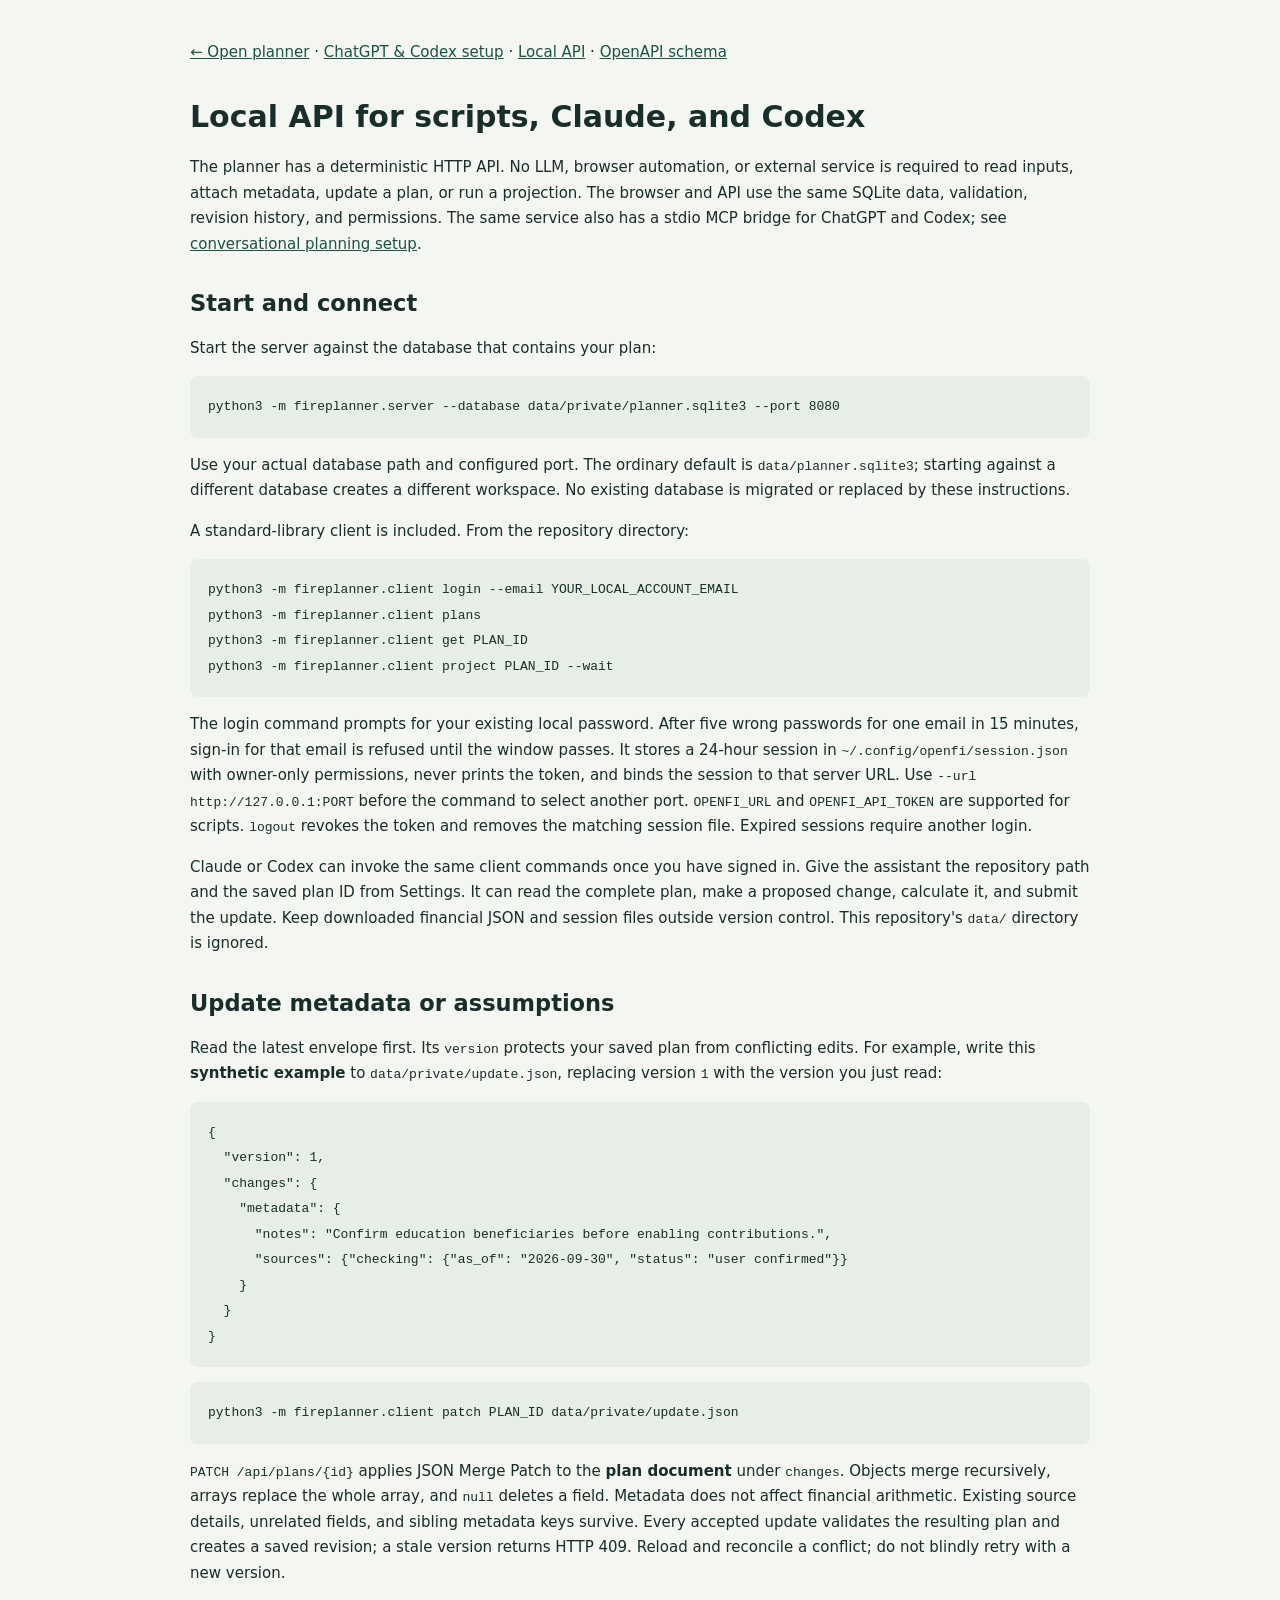
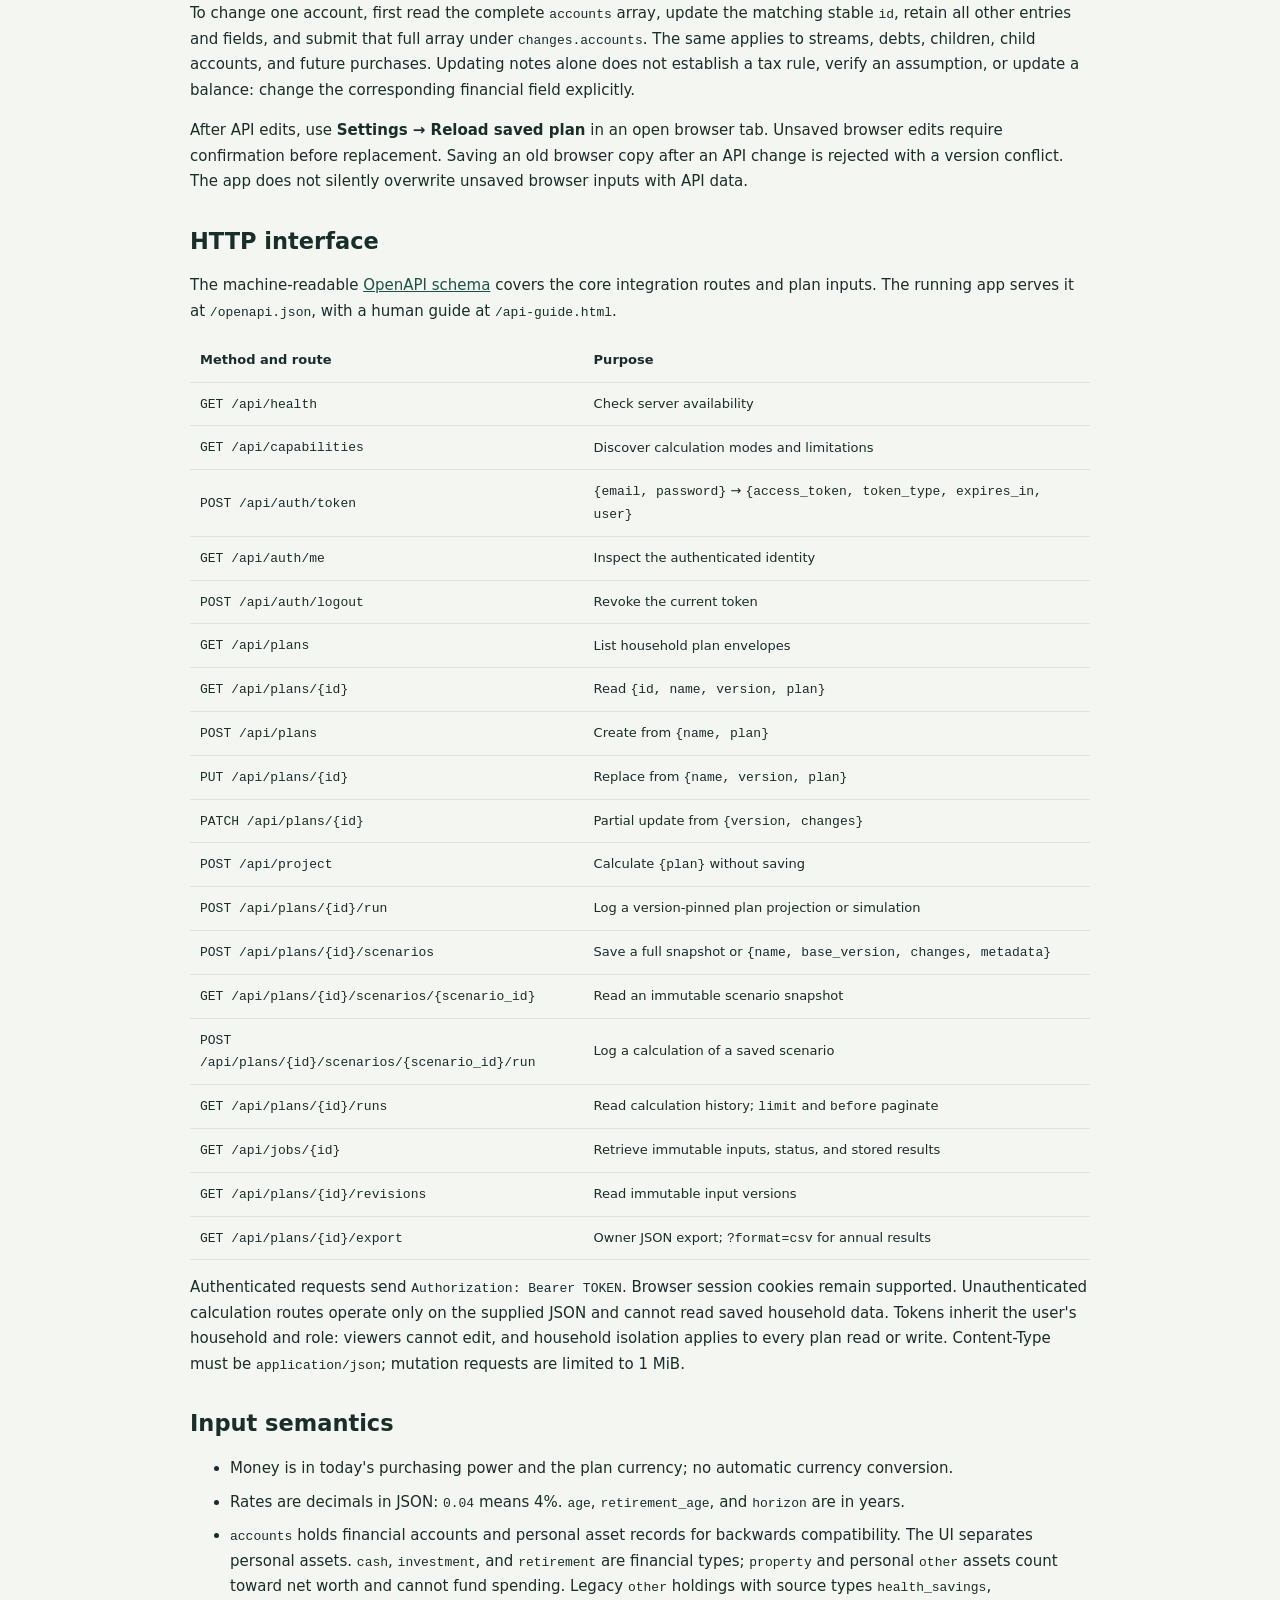
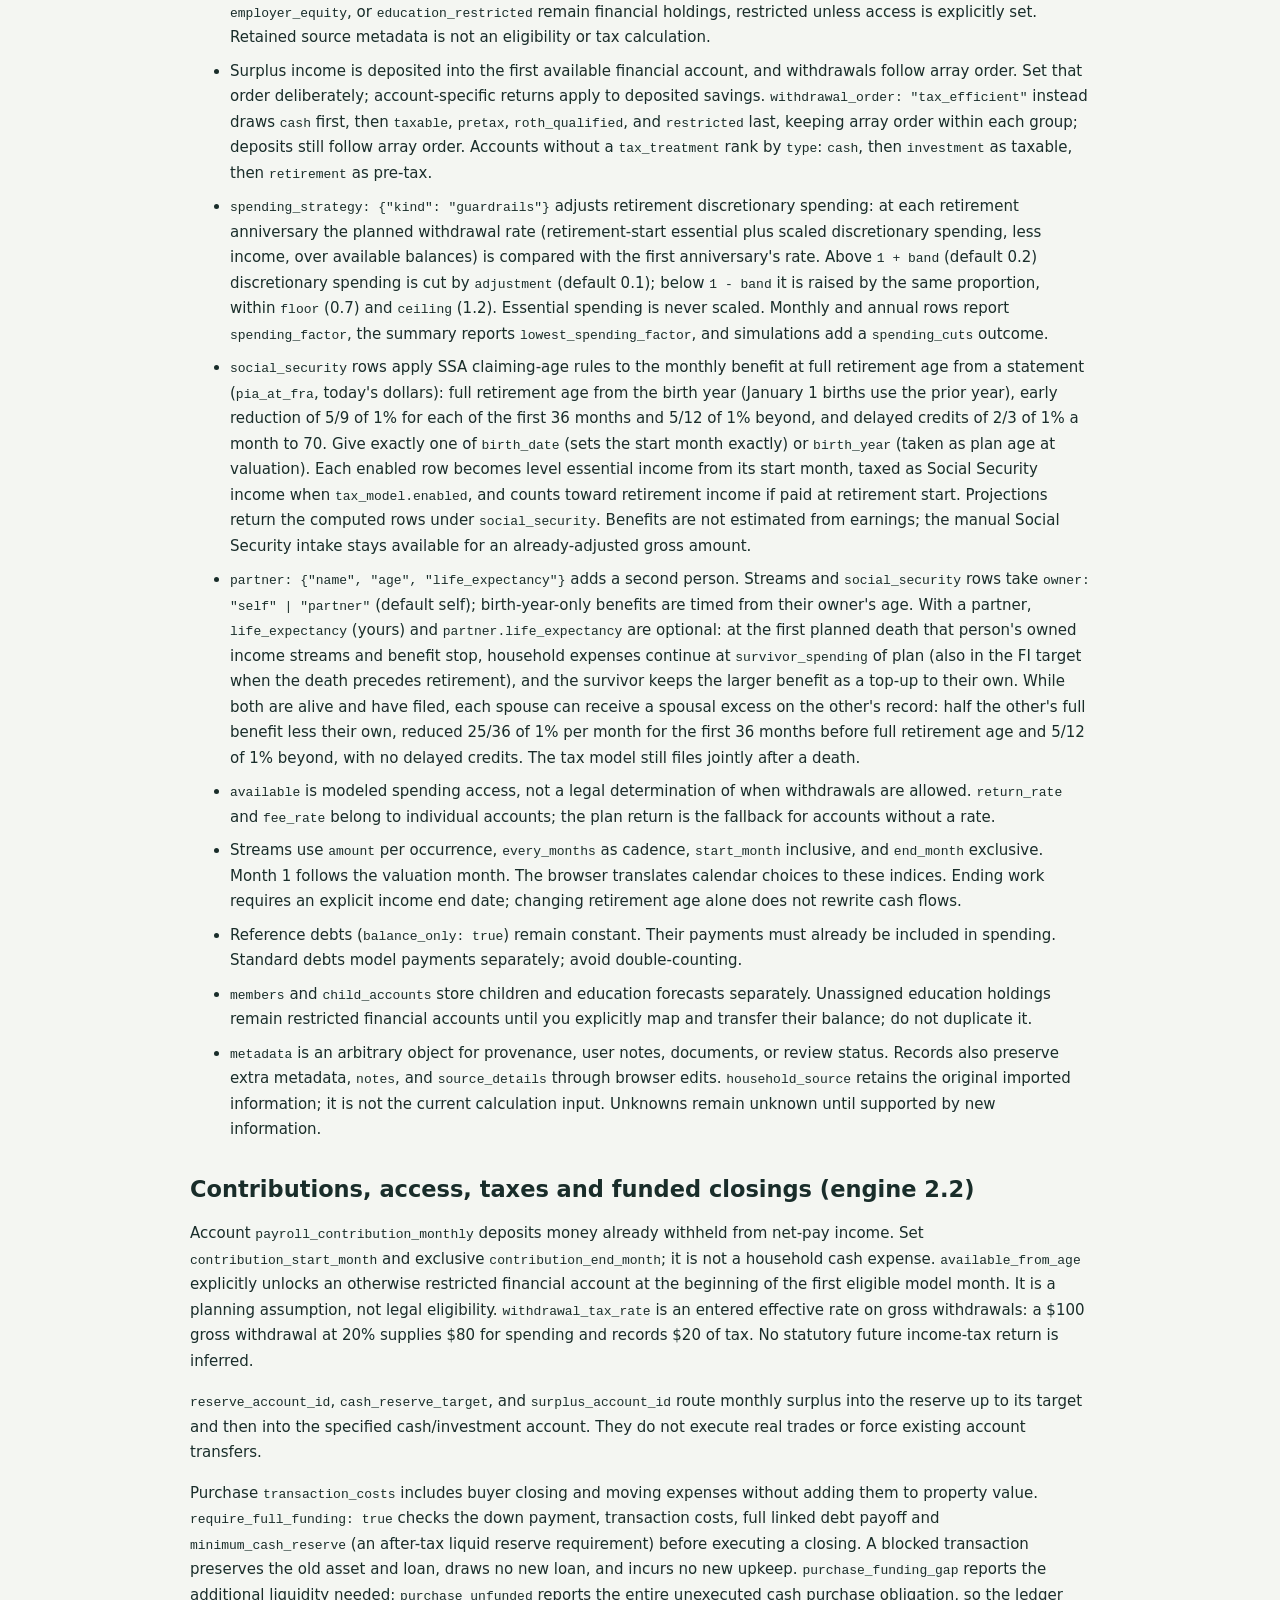
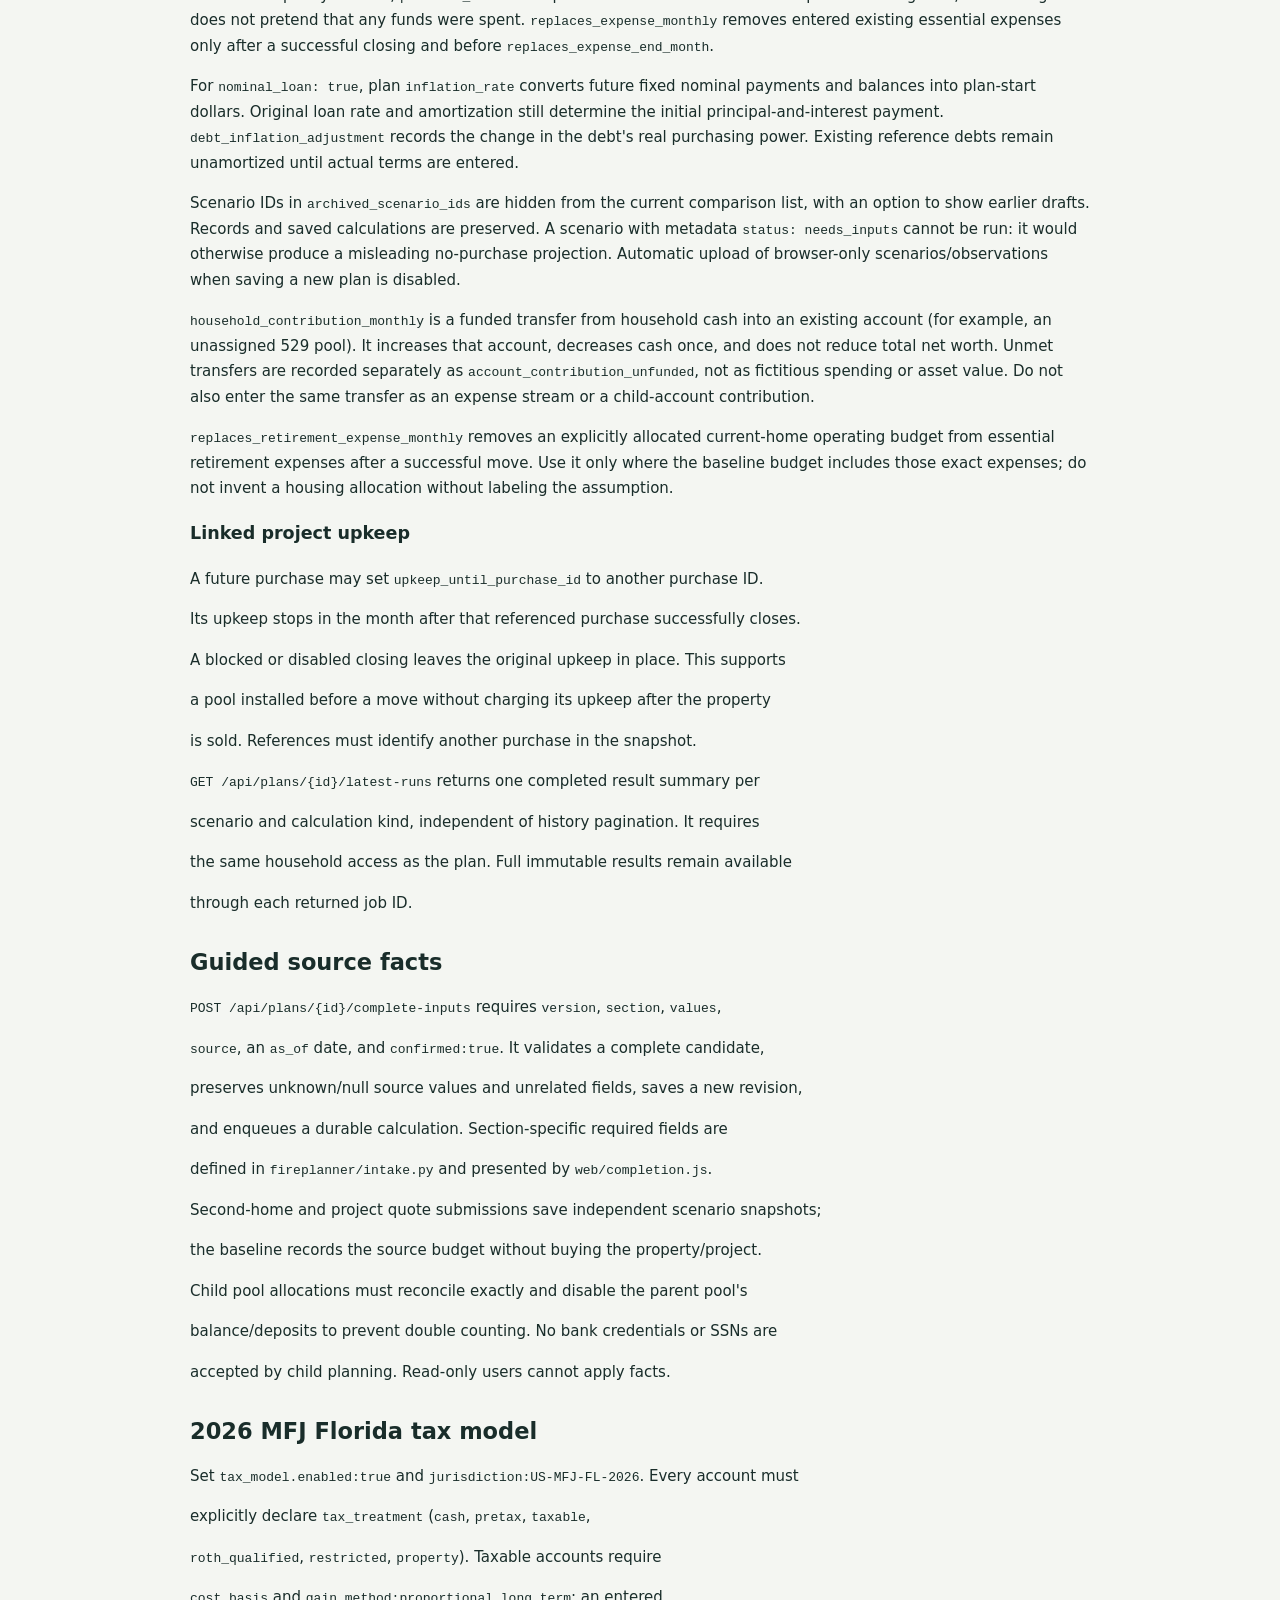
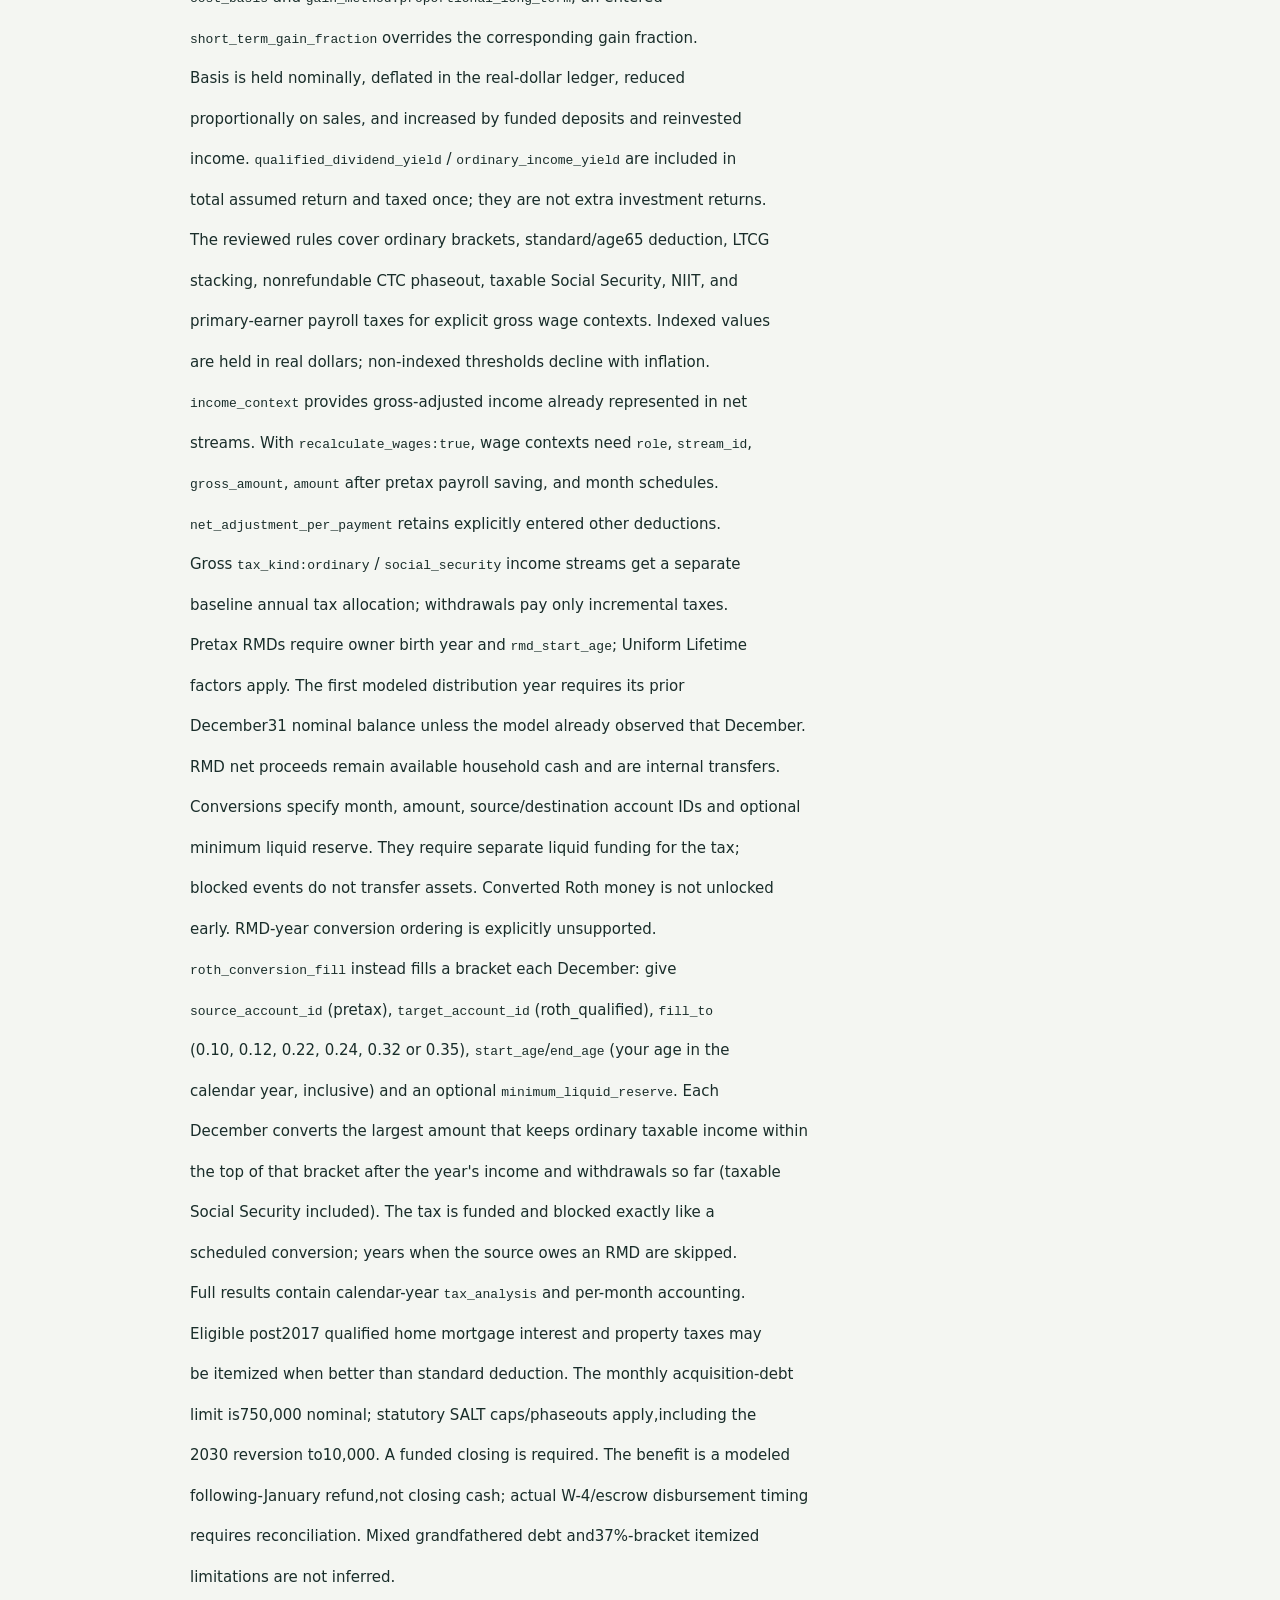
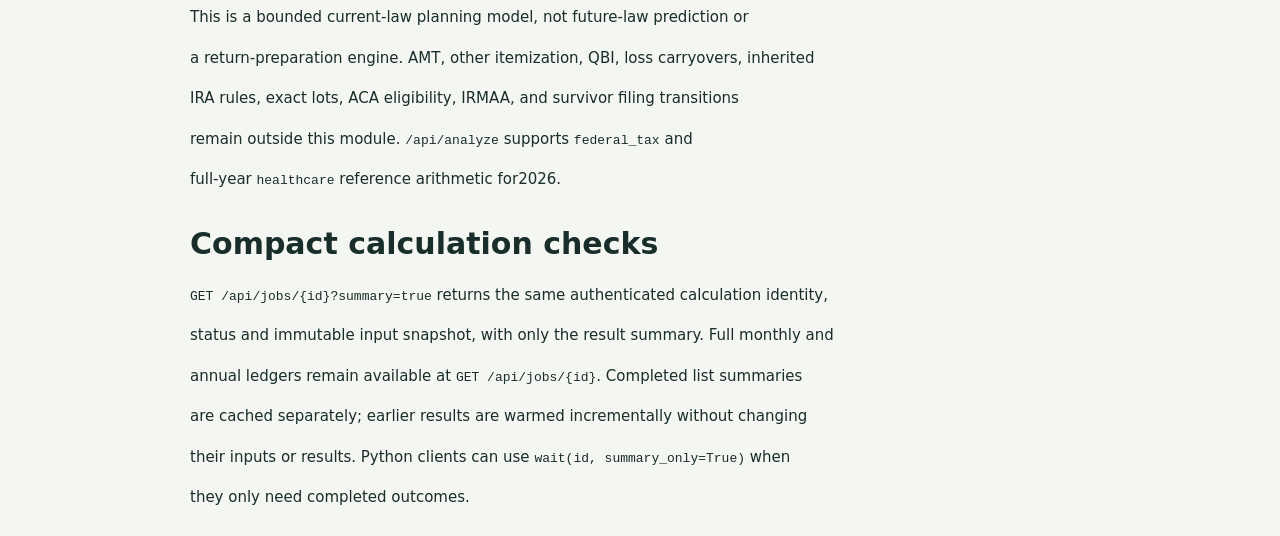
<file: web/api-guide.html>
<!doctype html><html lang="en"><head><meta charset="utf-8"><meta name="viewport" content="width=device-width,initial-scale=1"><title>Open FI · Assistant tools</title><style>body{max-width:900px;margin:40px auto;padding:0 22px;font:15px/1.7 system-ui;color:#192d2a;background:#f4f6f2}h1,h2{line-height:1.25;margin-top:32px}pre{background:#e6eee5;padding:18px;border-radius:8px;overflow:auto}code{font:13px/1.6 ui-monospace,monospace}a{color:#1e5147}.table-scroll{overflow:auto}table{border-collapse:collapse;width:100%;font-size:13px}td,th{padding:10px;border-bottom:1px solid #dce4dd;text-align:left}li{margin-bottom:8px}blockquote{border-left:3px solid #2e7765;padding-left:18px;margin-left:0}</style></head><body><a href="/">← Open planner</a> · <a href="/assistant-guide.html">ChatGPT &amp; Codex setup</a> · <a href="/api-guide.html">Local API</a> · <a href="/openapi.json">OpenAPI schema</a><h1>Local API for scripts, Claude, and Codex</h1><p>The planner has a deterministic HTTP API. No LLM, browser automation, or external service is required to read inputs, attach metadata, update a plan, or run a projection. The browser and API use the same SQLite data, validation, revision history, and permissions. The same service also has a stdio MCP bridge for ChatGPT and Codex; see <a href="/assistant-guide.html">conversational planning setup</a>.</p><h2>Start and connect</h2><p>Start the server against the database that contains your plan:</p><pre><code>python3 -m fireplanner.server --database data/private/planner.sqlite3 --port 8080</code></pre><p>Use your actual database path and configured port. The ordinary default is <code>data/planner.sqlite3</code>; starting against a different database creates a different workspace. No existing database is migrated or replaced by these instructions.</p><p>A standard-library client is included. From the repository directory:</p><pre><code>python3 -m fireplanner.client login --email YOUR_LOCAL_ACCOUNT_EMAIL
python3 -m fireplanner.client plans
python3 -m fireplanner.client get PLAN_ID
python3 -m fireplanner.client project PLAN_ID --wait</code></pre><p>The login command prompts for your existing local password. After five wrong passwords for one email in 15 minutes, sign-in for that email is refused until the window passes. It stores a 24-hour session in <code>~/.config/openfi/session.json</code> with owner-only permissions, never prints the token, and binds the session to that server URL. Use <code>--url http://127.0.0.1:PORT</code> before the command to select another port. <code>OPENFI_URL</code> and <code>OPENFI_API_TOKEN</code> are supported for scripts. <code>logout</code> revokes the token and removes the matching session file. Expired sessions require another login.</p><p>Claude or Codex can invoke the same client commands once you have signed in. Give the assistant the repository path and the saved plan ID from Settings. It can read the complete plan, make a proposed change, calculate it, and submit the update. Keep downloaded financial JSON and session files outside version control. This repository&#x27;s <code>data/</code> directory is ignored.</p><h2>Update metadata or assumptions</h2><p>Read the latest envelope first. Its <code>version</code> protects your saved plan from conflicting edits. For example, write this <strong>synthetic example</strong> to <code>data/private/update.json</code>, replacing version <code>1</code> with the version you just read:</p><pre><code>{
  &quot;version&quot;: 1,
  &quot;changes&quot;: {
    &quot;metadata&quot;: {
      &quot;notes&quot;: &quot;Confirm education beneficiaries before enabling contributions.&quot;,
      &quot;sources&quot;: {&quot;checking&quot;: {&quot;as_of&quot;: &quot;2026-09-30&quot;, &quot;status&quot;: &quot;user confirmed&quot;}}
    }
  }
}</code></pre><pre><code>python3 -m fireplanner.client patch PLAN_ID data/private/update.json</code></pre><p><code>PATCH /api/plans/{id}</code> applies JSON Merge Patch to the <strong>plan document</strong> under <code>changes</code>. Objects merge recursively, arrays replace the whole array, and <code>null</code> deletes a field. Metadata does not affect financial arithmetic. Existing source details, unrelated fields, and sibling metadata keys survive. Every accepted update validates the resulting plan and creates a saved revision; a stale version returns HTTP 409. Reload and reconcile a conflict; do not blindly retry with a new version.</p><p>To change one account, first read the complete <code>accounts</code> array, update the matching stable <code>id</code>, retain all other entries and fields, and submit that full array under <code>changes.accounts</code>. The same applies to streams, debts, children, child accounts, and future purchases. Updating notes alone does not establish a tax rule, verify an assumption, or update a balance: change the corresponding financial field explicitly.</p><p>After API edits, use <strong>Settings → Reload saved plan</strong> in an open browser tab. Unsaved browser edits require confirmation before replacement. Saving an old browser copy after an API change is rejected with a version conflict. The app does not silently overwrite unsaved browser inputs with API data.</p><h2>HTTP interface</h2><p>The machine-readable <a href="/openapi.json">OpenAPI schema</a> covers the core integration routes and plan inputs. The running app serves it at <code>/openapi.json</code>, with a human guide at <code>/api-guide.html</code>.</p><div class="table-scroll"><table><tr><th>Method and route</th><th>Purpose</th></tr><tr><td><code>GET /api/health</code></td><td>Check server availability</td></tr><tr><td><code>GET /api/capabilities</code></td><td>Discover calculation modes and limitations</td></tr><tr><td><code>POST /api/auth/token</code></td><td><code>{email, password}</code> → <code>{access_token, token_type, expires_in, user}</code></td></tr><tr><td><code>GET /api/auth/me</code></td><td>Inspect the authenticated identity</td></tr><tr><td><code>POST /api/auth/logout</code></td><td>Revoke the current token</td></tr><tr><td><code>GET /api/plans</code></td><td>List household plan envelopes</td></tr><tr><td><code>GET /api/plans/{id}</code></td><td>Read <code>{id, name, version, plan}</code></td></tr><tr><td><code>POST /api/plans</code></td><td>Create from <code>{name, plan}</code></td></tr><tr><td><code>PUT /api/plans/{id}</code></td><td>Replace from <code>{name, version, plan}</code></td></tr><tr><td><code>PATCH /api/plans/{id}</code></td><td>Partial update from <code>{version, changes}</code></td></tr><tr><td><code>POST /api/project</code></td><td>Calculate <code>{plan}</code> without saving</td></tr><tr><td><code>POST /api/plans/{id}/run</code></td><td>Log a version-pinned plan projection or simulation</td></tr><tr><td><code>POST /api/plans/{id}/scenarios</code></td><td>Save a full snapshot or <code>{name, base_version, changes, metadata}</code></td></tr><tr><td><code>GET /api/plans/{id}/scenarios/{scenario_id}</code></td><td>Read an immutable scenario snapshot</td></tr><tr><td><code>POST /api/plans/{id}/scenarios/{scenario_id}/run</code></td><td>Log a calculation of a saved scenario</td></tr><tr><td><code>GET /api/plans/{id}/runs</code></td><td>Read calculation history; <code>limit</code> and <code>before</code> paginate</td></tr><tr><td><code>GET /api/jobs/{id}</code></td><td>Retrieve immutable inputs, status, and stored results</td></tr><tr><td><code>GET /api/plans/{id}/revisions</code></td><td>Read immutable input versions</td></tr><tr><td><code>GET /api/plans/{id}/export</code></td><td>Owner JSON export; <code>?format=csv</code> for annual results</td></tr></table></div><p>Authenticated requests send <code>Authorization: Bearer TOKEN</code>. Browser session cookies remain supported. Unauthenticated calculation routes operate only on the supplied JSON and cannot read saved household data. Tokens inherit the user&#x27;s household and role: viewers cannot edit, and household isolation applies to every plan read or write. Content-Type must be <code>application/json</code>; mutation requests are limited to 1 MiB.</p><h2>Input semantics</h2><ul><li>Money is in today&#x27;s purchasing power and the plan currency; no automatic currency conversion.</li><li>Rates are decimals in JSON: <code>0.04</code> means 4%. <code>age</code>, <code>retirement_age</code>, and <code>horizon</code> are in years.</li><li><code>accounts</code> holds financial accounts and personal asset records for backwards compatibility. The UI separates personal assets. <code>cash</code>, <code>investment</code>, and <code>retirement</code> are financial types; <code>property</code> and personal <code>other</code> assets count toward net worth and cannot fund spending. Legacy <code>other</code> holdings with source types <code>health_savings</code>, <code>employer_equity</code>, or <code>education_restricted</code> remain financial holdings, restricted unless access is explicitly set. Retained source metadata is not an eligibility or tax calculation.</li><li>Surplus income is deposited into the first available financial account, and withdrawals follow array order. Set that order deliberately; account-specific returns apply to deposited savings. <code>withdrawal_order: &quot;tax_efficient&quot;</code> instead draws <code>cash</code> first, then <code>taxable</code>, <code>pretax</code>, <code>roth_qualified</code>, and <code>restricted</code> last, keeping array order within each group; deposits still follow array order. Accounts without a <code>tax_treatment</code> rank by <code>type</code>: <code>cash</code>, then <code>investment</code> as taxable, then <code>retirement</code> as pre-tax.</li><li><code>spending_strategy: {&quot;kind&quot;: &quot;guardrails&quot;}</code> adjusts retirement discretionary spending: at each retirement anniversary the planned withdrawal rate (retirement-start essential plus scaled discretionary spending, less income, over available balances) is compared with the first anniversary&#x27;s rate. Above <code>1 + band</code> (default 0.2) discretionary spending is cut by <code>adjustment</code> (default 0.1); below <code>1 - band</code> it is raised by the same proportion, within <code>floor</code> (0.7) and <code>ceiling</code> (1.2). Essential spending is never scaled. Monthly and annual rows report <code>spending_factor</code>, the summary reports <code>lowest_spending_factor</code>, and simulations add a <code>spending_cuts</code> outcome.</li><li><code>social_security</code> rows apply SSA claiming-age rules to the monthly benefit at full retirement age from a statement (<code>pia_at_fra</code>, today&#x27;s dollars): full retirement age from the birth year (January 1 births use the prior year), early reduction of 5/9 of 1% for each of the first 36 months and 5/12 of 1% beyond, and delayed credits of 2/3 of 1% a month to 70. Give exactly one of <code>birth_date</code> (sets the start month exactly) or <code>birth_year</code> (taken as plan age at valuation). Each enabled row becomes level essential income from its start month, taxed as Social Security income when <code>tax_model.enabled</code>, and counts toward retirement income if paid at retirement start. Projections return the computed rows under <code>social_security</code>. Benefits are not estimated from earnings; the manual Social Security intake stays available for an already-adjusted gross amount.</li><li><code>partner: {&quot;name&quot;, &quot;age&quot;, &quot;life_expectancy&quot;}</code> adds a second person. Streams and <code>social_security</code> rows take <code>owner: &quot;self&quot; | &quot;partner&quot;</code> (default self); birth-year-only benefits are timed from their owner&#x27;s age. With a partner, <code>life_expectancy</code> (yours) and <code>partner.life_expectancy</code> are optional: at the first planned death that person&#x27;s owned income streams and benefit stop, household expenses continue at <code>survivor_spending</code> of plan (also in the FI target when the death precedes retirement), and the survivor keeps the larger benefit as a top-up to their own. While both are alive and have filed, each spouse can receive a spousal excess on the other&#x27;s record: half the other&#x27;s full benefit less their own, reduced 25/36 of 1% per month for the first 36 months before full retirement age and 5/12 of 1% beyond, with no delayed credits. The tax model still files jointly after a death.</li><li><code>available</code> is modeled spending access, not a legal determination of when withdrawals are allowed. <code>return_rate</code> and <code>fee_rate</code> belong to individual accounts; the plan return is the fallback for accounts without a rate.</li><li>Streams use <code>amount</code> per occurrence, <code>every_months</code> as cadence, <code>start_month</code> inclusive, and <code>end_month</code> exclusive. Month 1 follows the valuation month. The browser translates calendar choices to these indices. Ending work requires an explicit income end date; changing retirement age alone does not rewrite cash flows.</li><li>Reference debts (<code>balance_only: true</code>) remain constant. Their payments must already be included in spending. Standard debts model payments separately; avoid double-counting.</li><li><code>members</code> and <code>child_accounts</code> store children and education forecasts separately. Unassigned education holdings remain restricted financial accounts until you explicitly map and transfer their balance; do not duplicate it.</li><li><code>metadata</code> is an arbitrary object for provenance, user notes, documents, or review status. Records also preserve extra metadata, <code>notes</code>, and <code>source_details</code> through browser edits. <code>household_source</code> retains the original imported information; it is not the current calculation input. Unknowns remain unknown until supported by new information.</li></ul><h2>Contributions, access, taxes and funded closings (engine 2.2)</h2><p>Account <code>payroll_contribution_monthly</code> deposits money already withheld from net-pay income. Set <code>contribution_start_month</code> and exclusive <code>contribution_end_month</code>; it is not a household cash expense. <code>available_from_age</code> explicitly unlocks an otherwise restricted financial account at the beginning of the first eligible model month. It is a planning assumption, not legal eligibility. <code>withdrawal_tax_rate</code> is an entered effective rate on gross withdrawals: a $100 gross withdrawal at 20% supplies $80 for spending and records $20 of tax. No statutory future income-tax return is inferred.</p><p><code>reserve_account_id</code>, <code>cash_reserve_target</code>, and <code>surplus_account_id</code> route monthly surplus into the reserve up to its target and then into the specified cash/investment account. They do not execute real trades or force existing account transfers.</p><p>Purchase <code>transaction_costs</code> includes buyer closing and moving expenses without adding them to property value. <code>require_full_funding: true</code> checks the down payment, transaction costs, full linked debt payoff and <code>minimum_cash_reserve</code> (an after-tax liquid reserve requirement) before executing a closing. A blocked transaction preserves the old asset and loan, draws no new loan, and incurs no new upkeep. <code>purchase_funding_gap</code> reports the additional liquidity needed; <code>purchase_unfunded</code> reports the entire unexecuted cash purchase obligation, so the ledger does not pretend that any funds were spent. <code>replaces_expense_monthly</code> removes entered existing essential expenses only after a successful closing and before <code>replaces_expense_end_month</code>.</p><p>For <code>nominal_loan: true</code>, plan <code>inflation_rate</code> converts future fixed nominal payments and balances into plan-start dollars. Original loan rate and amortization still determine the initial principal-and-interest payment. <code>debt_inflation_adjustment</code> records the change in the debt&#x27;s real purchasing power. Existing reference debts remain unamortized until actual terms are entered.</p><p>Scenario IDs in <code>archived_scenario_ids</code> are hidden from the current comparison list, with an option to show earlier drafts. Records and saved calculations are preserved. A scenario with metadata <code>status: needs_inputs</code> cannot be run: it would otherwise produce a misleading no-purchase projection. Automatic upload of browser-only scenarios/observations when saving a new plan is disabled.</p><p><code>household_contribution_monthly</code> is a funded transfer from household cash into an existing account (for example, an unassigned 529 pool). It increases that account, decreases cash once, and does not reduce total net worth. Unmet transfers are recorded separately as <code>account_contribution_unfunded</code>, not as fictitious spending or asset value. Do not also enter the same transfer as an expense stream or a child-account contribution.</p><p><code>replaces_retirement_expense_monthly</code> removes an explicitly allocated current-home operating budget from essential retirement expenses after a successful move. Use it only where the baseline budget includes those exact expenses; do not invent a housing allocation without labeling the assumption.</p><h3>Linked project upkeep</h3><p>A future purchase may set <code>upkeep_until_purchase_id</code> to another purchase ID.</p><p>Its upkeep stops in the month after that referenced purchase successfully closes.</p><p>A blocked or disabled closing leaves the original upkeep in place. This supports</p><p>a pool installed before a move without charging its upkeep after the property</p><p>is sold. References must identify another purchase in the snapshot.</p><p><code>GET /api/plans/{id}/latest-runs</code> returns one completed result summary per</p><p>scenario and calculation kind, independent of history pagination. It requires</p><p>the same household access as the plan. Full immutable results remain available</p><p>through each returned job ID.</p><h2>Guided source facts</h2><p><code>POST /api/plans/{id}/complete-inputs</code> requires <code>version</code>, <code>section</code>, <code>values</code>,</p><p><code>source</code>, an <code>as_of</code> date, and <code>confirmed:true</code>. It validates a complete candidate,</p><p>preserves unknown/null source values and unrelated fields, saves a new revision,</p><p>and enqueues a durable calculation. Section-specific required fields are</p><p>defined in <code>fireplanner/intake.py</code> and presented by <code>web/completion.js</code>.</p><p>Second-home and project quote submissions save independent scenario snapshots;</p><p>the baseline records the source budget without buying the property/project.</p><p>Child pool allocations must reconcile exactly and disable the parent pool&#x27;s</p><p>balance/deposits to prevent double counting. No bank credentials or SSNs are</p><p>accepted by child planning. Read-only users cannot apply facts.</p><h2>2026 MFJ Florida tax model</h2><p>Set <code>tax_model.enabled:true</code> and <code>jurisdiction:US-MFJ-FL-2026</code>. Every account must</p><p>explicitly declare <code>tax_treatment</code> (<code>cash</code>, <code>pretax</code>, <code>taxable</code>,</p><p><code>roth_qualified</code>, <code>restricted</code>, <code>property</code>). Taxable accounts require</p><p><code>cost_basis</code> and <code>gain_method:proportional_long_term</code>; an entered</p><p><code>short_term_gain_fraction</code> overrides the corresponding gain fraction.</p><p>Basis is held nominally, deflated in the real-dollar ledger, reduced</p><p>proportionally on sales, and increased by funded deposits and reinvested</p><p>income. <code>qualified_dividend_yield</code> / <code>ordinary_income_yield</code> are included in</p><p>total assumed return and taxed once; they are not extra investment returns.</p><p>The reviewed rules cover ordinary brackets, standard/age65 deduction, LTCG</p><p>stacking, nonrefundable CTC phaseout, taxable Social Security, NIIT, and</p><p>primary-earner payroll taxes for explicit gross wage contexts. Indexed values</p><p>are held in real dollars; non-indexed thresholds decline with inflation.</p><p><code>income_context</code> provides gross-adjusted income already represented in net</p><p>streams. With <code>recalculate_wages:true</code>, wage contexts need <code>role</code>, <code>stream_id</code>,</p><p><code>gross_amount</code>, <code>amount</code> after pretax payroll saving, and month schedules.</p><p><code>net_adjustment_per_payment</code> retains explicitly entered other deductions.</p><p>Gross <code>tax_kind:ordinary</code> / <code>social_security</code> income streams get a separate</p><p>baseline annual tax allocation; withdrawals pay only incremental taxes.</p><p>Pretax RMDs require owner birth year and <code>rmd_start_age</code>; Uniform Lifetime</p><p>factors apply. The first modeled distribution year requires its prior</p><p>December31 nominal balance unless the model already observed that December.</p><p>RMD net proceeds remain available household cash and are internal transfers.</p><p>Conversions specify month, amount, source/destination account IDs and optional</p><p>minimum liquid reserve. They require separate liquid funding for the tax;</p><p>blocked events do not transfer assets. Converted Roth money is not unlocked</p><p>early. RMD-year conversion ordering is explicitly unsupported.</p><p><code>roth_conversion_fill</code> instead fills a bracket each December: give</p><p><code>source_account_id</code> (pretax), <code>target_account_id</code> (roth_qualified), <code>fill_to</code></p><p>(0.10, 0.12, 0.22, 0.24, 0.32 or 0.35), <code>start_age</code>/<code>end_age</code> (your age in the</p><p>calendar year, inclusive) and an optional <code>minimum_liquid_reserve</code>. Each</p><p>December converts the largest amount that keeps ordinary taxable income within</p><p>the top of that bracket after the year&#x27;s income and withdrawals so far (taxable</p><p>Social Security included). The tax is funded and blocked exactly like a</p><p>scheduled conversion; years when the source owes an RMD are skipped.</p><p>Full results contain calendar-year <code>tax_analysis</code> and per-month accounting.</p><p>Eligible post2017 qualified home mortgage interest and property taxes may</p><p>be itemized when better than standard deduction. The monthly acquisition-debt</p><p>limit is750,000 nominal; statutory SALT caps/phaseouts apply,including the</p><p>2030 reversion to10,000. A funded closing is required. The benefit is a modeled</p><p>following-January refund,not closing cash; actual W-4/escrow disbursement timing</p><p>requires reconciliation. Mixed grandfathered debt and37%-bracket itemized</p><p>limitations are not inferred.</p><p>This is a bounded current-law planning model, not future-law prediction or</p><p>a return-preparation engine. AMT, other itemization, QBI, loss carryovers, inherited</p><p>IRA rules, exact lots, ACA eligibility, IRMAA, and survivor filing transitions</p><p>remain outside this module. <code>/api/analyze</code> supports <code>federal_tax</code> and</p><p>full-year <code>healthcare</code> reference arithmetic for2026.</p><h1>Compact calculation checks</h1><p><code>GET /api/jobs/{id}?summary=true</code> returns the same authenticated calculation identity,</p><p>status and immutable input snapshot, with only the result summary. Full monthly and</p><p>annual ledgers remain available at <code>GET /api/jobs/{id}</code>. Completed list summaries</p><p>are cached separately; earlier results are warmed incrementally without changing</p><p>their inputs or results. Python clients can use <code>wait(id, summary_only=True)</code> when</p><p>they only need completed outcomes.</p></body></html>
</file>
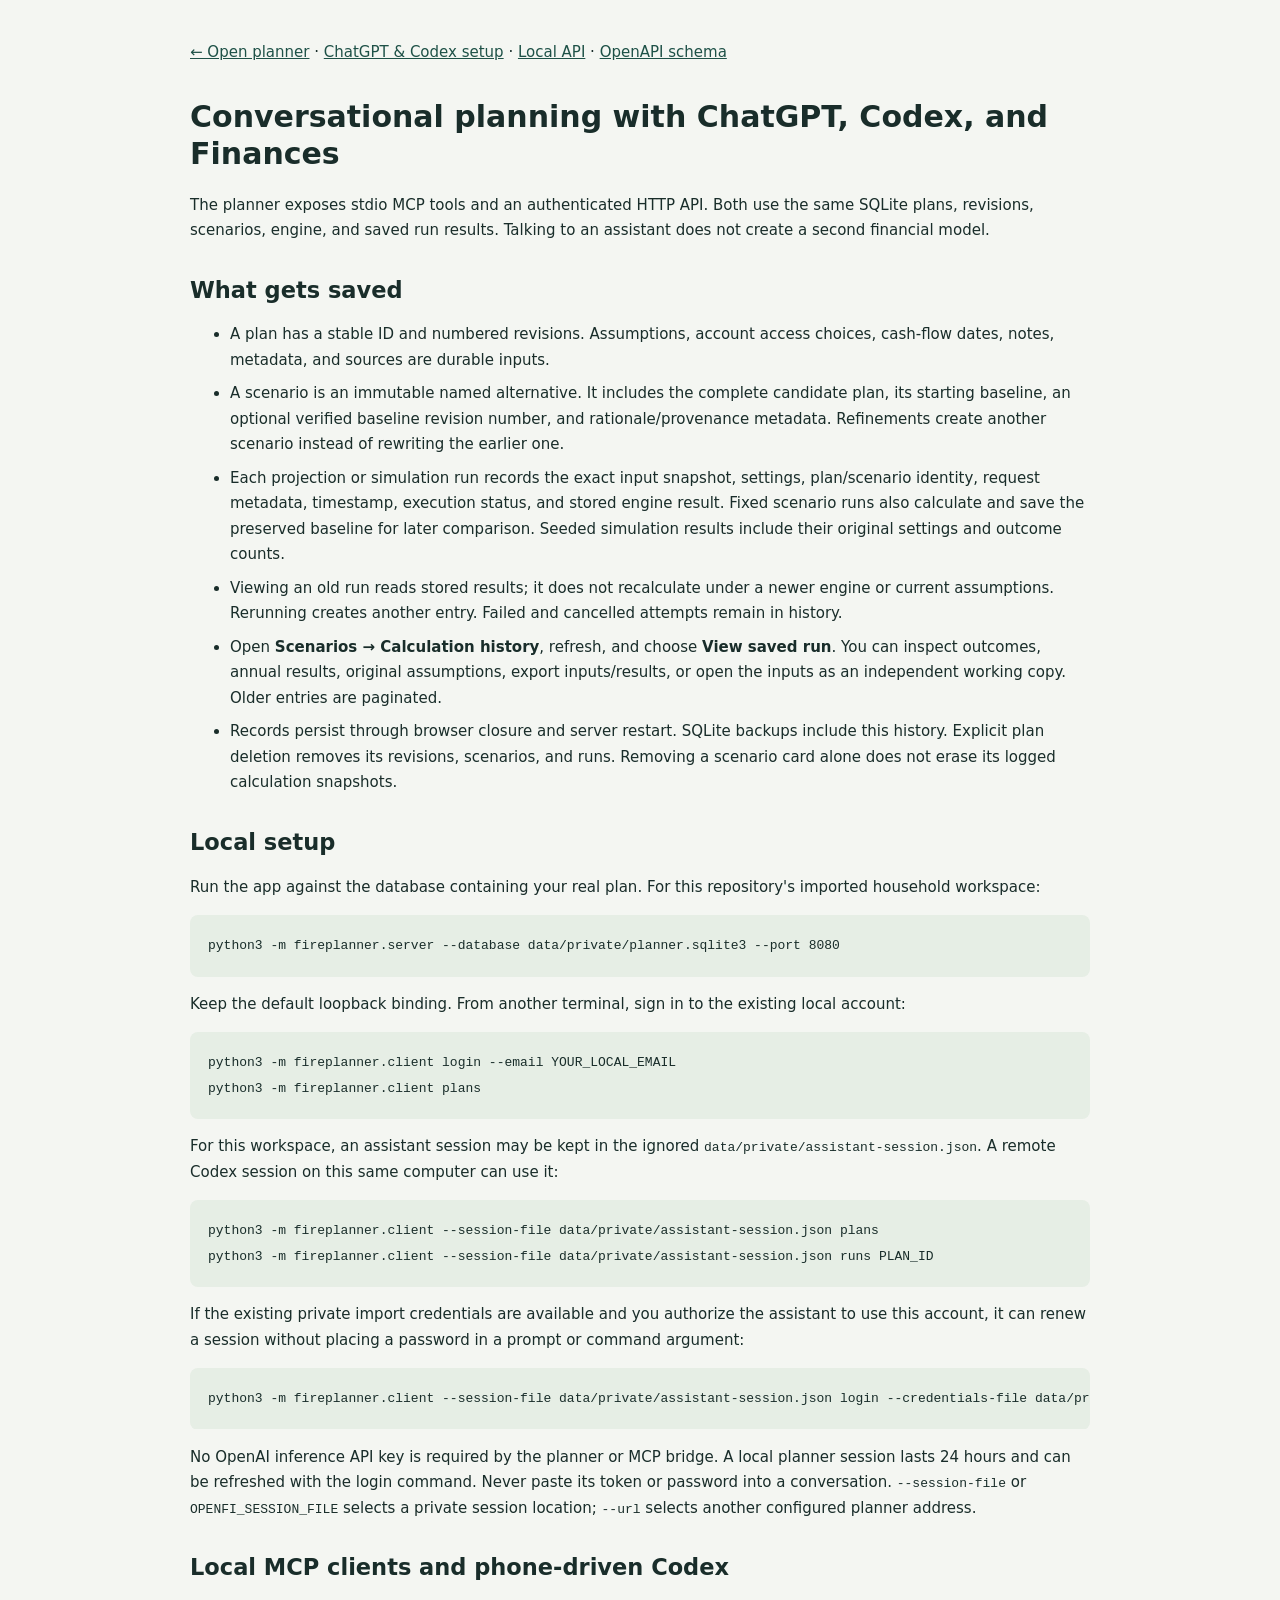
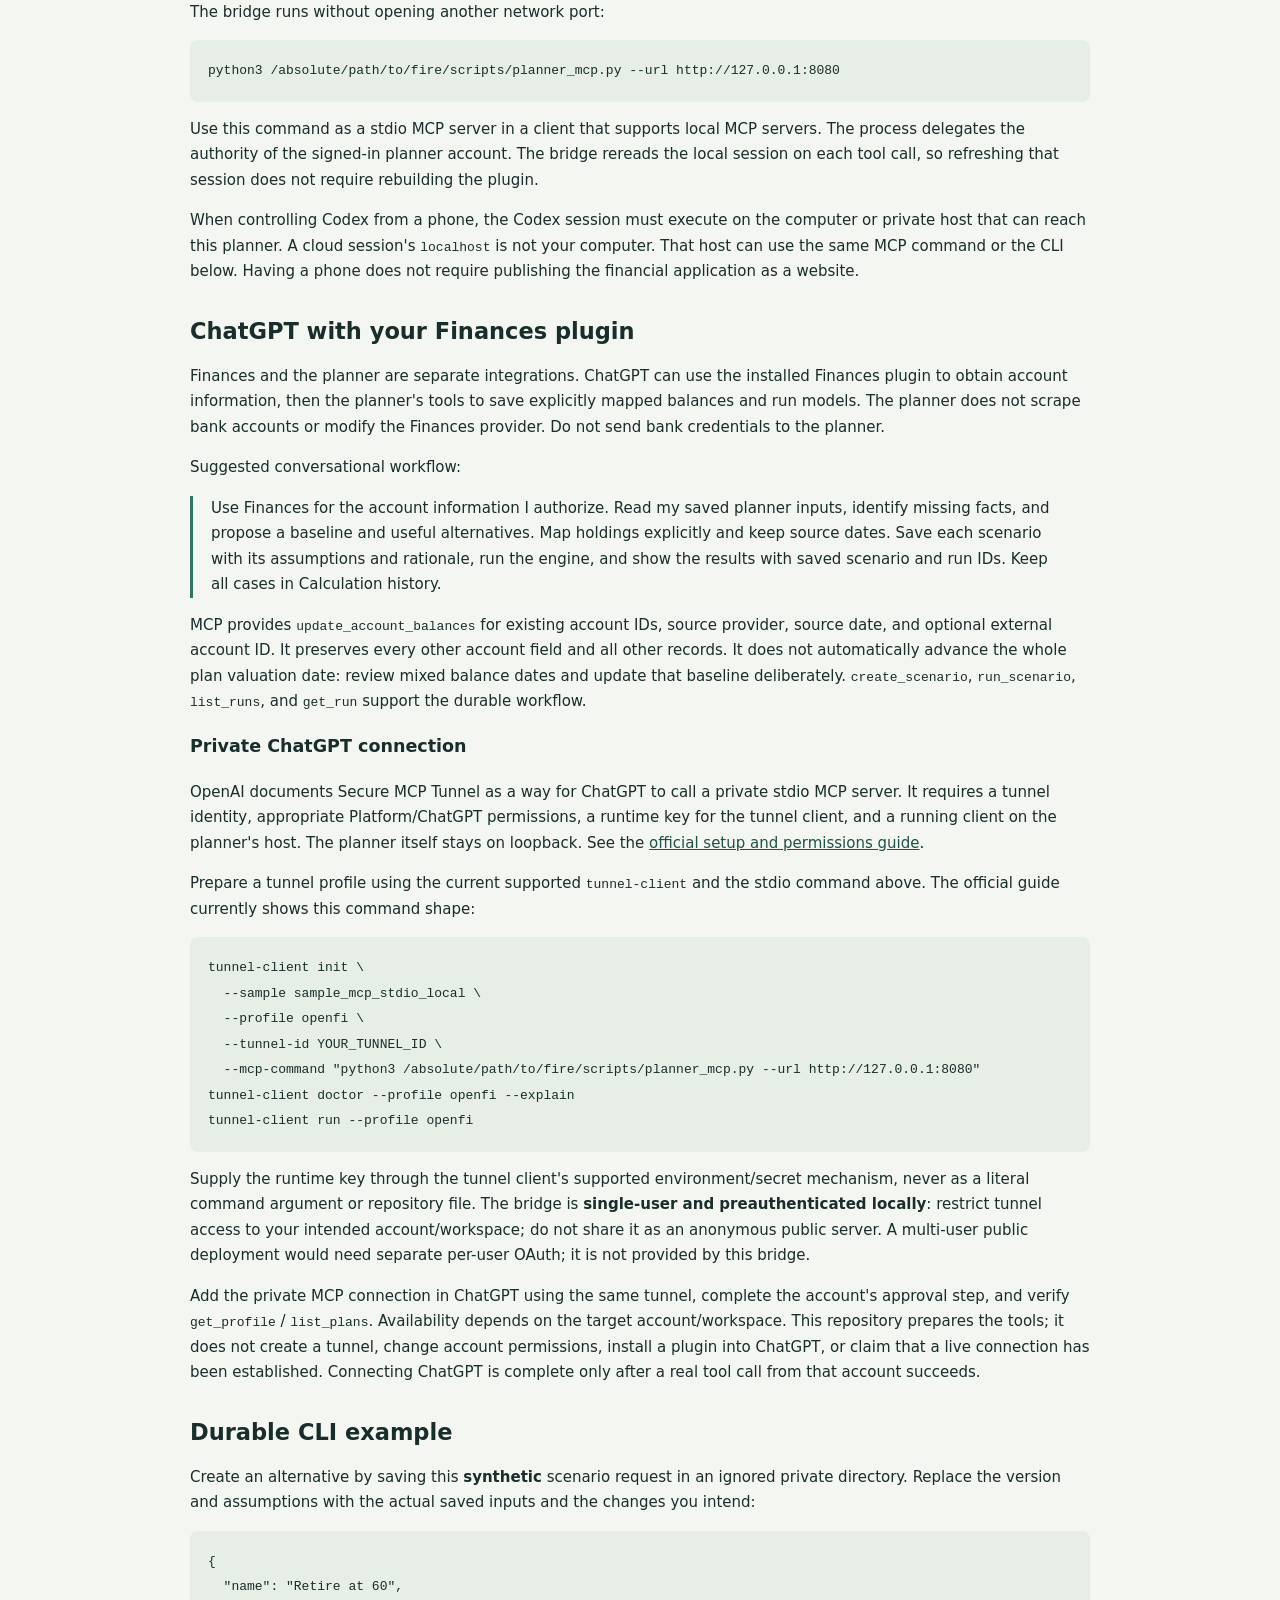
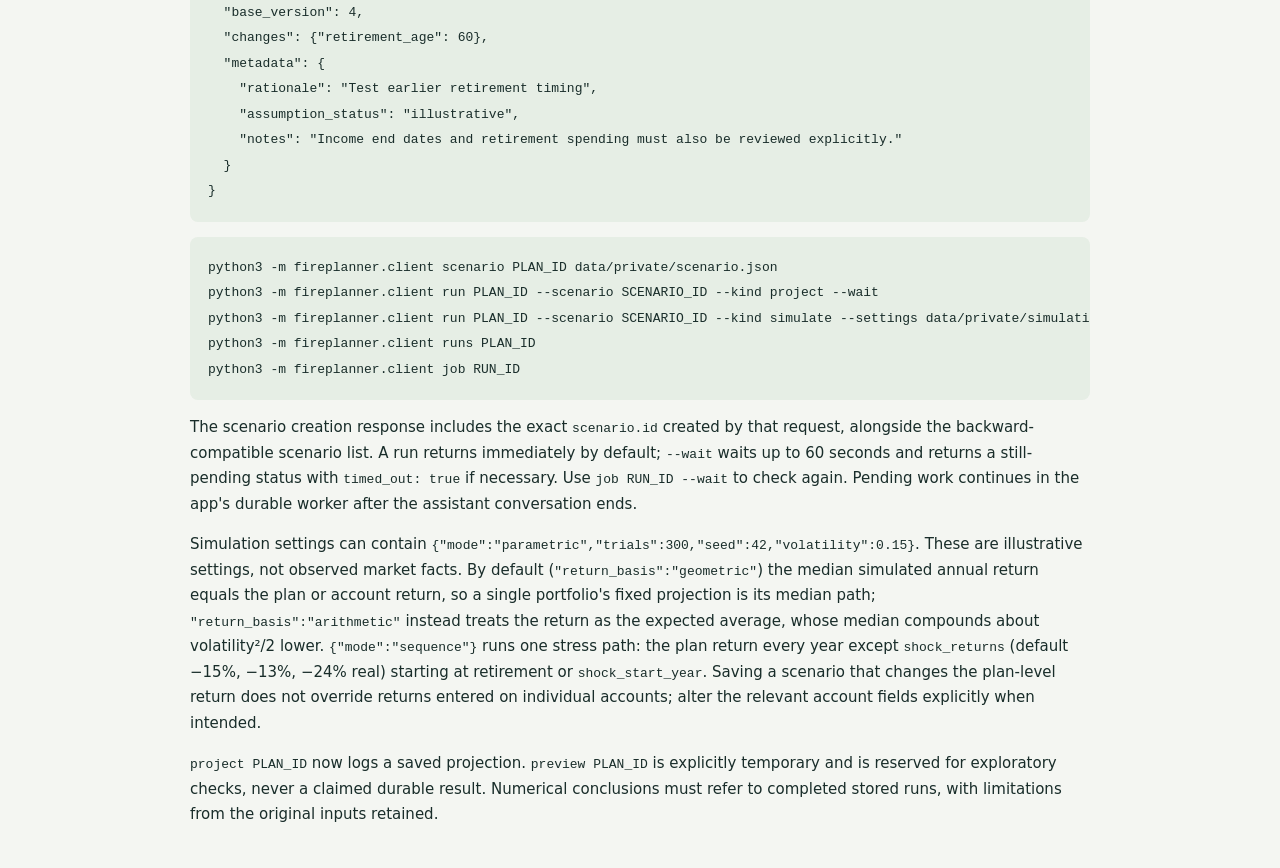
<file: web/assistant-guide.html>
<!doctype html><html lang="en"><head><meta charset="utf-8"><meta name="viewport" content="width=device-width,initial-scale=1"><title>Open FI · Assistant tools</title><style>body{max-width:900px;margin:40px auto;padding:0 22px;font:15px/1.7 system-ui;color:#192d2a;background:#f4f6f2}h1,h2{line-height:1.25;margin-top:32px}pre{background:#e6eee5;padding:18px;border-radius:8px;overflow:auto}code{font:13px/1.6 ui-monospace,monospace}a{color:#1e5147}.table-scroll{overflow:auto}table{border-collapse:collapse;width:100%;font-size:13px}td,th{padding:10px;border-bottom:1px solid #dce4dd;text-align:left}li{margin-bottom:8px}blockquote{border-left:3px solid #2e7765;padding-left:18px;margin-left:0}</style></head><body><a href="/">← Open planner</a> · <a href="/assistant-guide.html">ChatGPT &amp; Codex setup</a> · <a href="/api-guide.html">Local API</a> · <a href="/openapi.json">OpenAPI schema</a><h1>Conversational planning with ChatGPT, Codex, and Finances</h1><p>The planner exposes stdio MCP tools and an authenticated HTTP API. Both use the same SQLite plans, revisions, scenarios, engine, and saved run results. Talking to an assistant does not create a second financial model.</p><h2>What gets saved</h2><ul><li>A plan has a stable ID and numbered revisions. Assumptions, account access choices, cash-flow dates, notes, metadata, and sources are durable inputs.</li><li>A scenario is an immutable named alternative. It includes the complete candidate plan, its starting baseline, an optional verified baseline revision number, and rationale/provenance metadata. Refinements create another scenario instead of rewriting the earlier one.</li><li>Each projection or simulation run records the exact input snapshot, settings, plan/scenario identity, request metadata, timestamp, execution status, and stored engine result. Fixed scenario runs also calculate and save the preserved baseline for later comparison. Seeded simulation results include their original settings and outcome counts.</li><li>Viewing an old run reads stored results; it does not recalculate under a newer engine or current assumptions. Rerunning creates another entry. Failed and cancelled attempts remain in history.</li><li>Open <strong>Scenarios → Calculation history</strong>, refresh, and choose <strong>View saved run</strong>. You can inspect outcomes, annual results, original assumptions, export inputs/results, or open the inputs as an independent working copy. Older entries are paginated.</li><li>Records persist through browser closure and server restart. SQLite backups include this history. Explicit plan deletion removes its revisions, scenarios, and runs. Removing a scenario card alone does not erase its logged calculation snapshots.</li></ul><h2>Local setup</h2><p>Run the app against the database containing your real plan. For this repository&#x27;s imported household workspace:</p><pre><code>python3 -m fireplanner.server --database data/private/planner.sqlite3 --port 8080</code></pre><p>Keep the default loopback binding. From another terminal, sign in to the existing local account:</p><pre><code>python3 -m fireplanner.client login --email YOUR_LOCAL_EMAIL
python3 -m fireplanner.client plans</code></pre><p>For this workspace, an assistant session may be kept in the ignored <code>data/private/assistant-session.json</code>. A remote Codex session on this same computer can use it:</p><pre><code>python3 -m fireplanner.client --session-file data/private/assistant-session.json plans
python3 -m fireplanner.client --session-file data/private/assistant-session.json runs PLAN_ID</code></pre><p>If the existing private import credentials are available and you authorize the assistant to use this account, it can renew a session without placing a password in a prompt or command argument:</p><pre><code>python3 -m fireplanner.client --session-file data/private/assistant-session.json login --credentials-file data/private/login.json</code></pre><p>No OpenAI inference API key is required by the planner or MCP bridge. A local planner session lasts 24 hours and can be refreshed with the login command. Never paste its token or password into a conversation. <code>--session-file</code> or <code>OPENFI_SESSION_FILE</code> selects a private session location; <code>--url</code> selects another configured planner address.</p><h2>Local MCP clients and phone-driven Codex</h2><p>The bridge runs without opening another network port:</p><pre><code>python3 /absolute/path/to/fire/scripts/planner_mcp.py --url http://127.0.0.1:8080</code></pre><p>Use this command as a stdio MCP server in a client that supports local MCP servers. The process delegates the authority of the signed-in planner account. The bridge rereads the local session on each tool call, so refreshing that session does not require rebuilding the plugin.</p><p>When controlling Codex from a phone, the Codex session must execute on the computer or private host that can reach this planner. A cloud session&#x27;s <code>localhost</code> is not your computer. That host can use the same MCP command or the CLI below. Having a phone does not require publishing the financial application as a website.</p><h2>ChatGPT with your Finances plugin</h2><p>Finances and the planner are separate integrations. ChatGPT can use the installed Finances plugin to obtain account information, then the planner&#x27;s tools to save explicitly mapped balances and run models. The planner does not scrape bank accounts or modify the Finances provider. Do not send bank credentials to the planner.</p><p>Suggested conversational workflow:</p><blockquote>Use Finances for the account information I authorize. Read my saved planner inputs, identify missing facts, and propose a baseline and useful alternatives. Map holdings explicitly and keep source dates. Save each scenario with its assumptions and rationale, run the engine, and show the results with saved scenario and run IDs. Keep all cases in Calculation history.</blockquote><p>MCP provides <code>update_account_balances</code> for existing account IDs, source provider, source date, and optional external account ID. It preserves every other account field and all other records. It does not automatically advance the whole plan valuation date: review mixed balance dates and update that baseline deliberately. <code>create_scenario</code>, <code>run_scenario</code>, <code>list_runs</code>, and <code>get_run</code> support the durable workflow.</p><h3>Private ChatGPT connection</h3><p>OpenAI documents Secure MCP Tunnel as a way for ChatGPT to call a private stdio MCP server. It requires a tunnel identity, appropriate Platform/ChatGPT permissions, a runtime key for the tunnel client, and a running client on the planner&#x27;s host. The planner itself stays on loopback. See the <a href="https://developers.openai.com/api/docs/guides/secure-mcp-tunnels">official setup and permissions guide</a>.</p><p>Prepare a tunnel profile using the current supported <code>tunnel-client</code> and the stdio command above. The official guide currently shows this command shape:</p><pre><code>tunnel-client init \
  --sample sample_mcp_stdio_local \
  --profile openfi \
  --tunnel-id YOUR_TUNNEL_ID \
  --mcp-command &quot;python3 /absolute/path/to/fire/scripts/planner_mcp.py --url http://127.0.0.1:8080&quot;
tunnel-client doctor --profile openfi --explain
tunnel-client run --profile openfi</code></pre><p>Supply the runtime key through the tunnel client&#x27;s supported environment/secret mechanism, never as a literal command argument or repository file. The bridge is <strong>single-user and preauthenticated locally</strong>: restrict tunnel access to your intended account/workspace; do not share it as an anonymous public server. A multi-user public deployment would need separate per-user OAuth; it is not provided by this bridge.</p><p>Add the private MCP connection in ChatGPT using the same tunnel, complete the account&#x27;s approval step, and verify <code>get_profile</code> / <code>list_plans</code>. Availability depends on the target account/workspace. This repository prepares the tools; it does not create a tunnel, change account permissions, install a plugin into ChatGPT, or claim that a live connection has been established. Connecting ChatGPT is complete only after a real tool call from that account succeeds.</p><h2>Durable CLI example</h2><p>Create an alternative by saving this <strong>synthetic</strong> scenario request in an ignored private directory. Replace the version and assumptions with the actual saved inputs and the changes you intend:</p><pre><code>{
  &quot;name&quot;: &quot;Retire at 60&quot;,
  &quot;base_version&quot;: 4,
  &quot;changes&quot;: {&quot;retirement_age&quot;: 60},
  &quot;metadata&quot;: {
    &quot;rationale&quot;: &quot;Test earlier retirement timing&quot;,
    &quot;assumption_status&quot;: &quot;illustrative&quot;,
    &quot;notes&quot;: &quot;Income end dates and retirement spending must also be reviewed explicitly.&quot;
  }
}</code></pre><pre><code>python3 -m fireplanner.client scenario PLAN_ID data/private/scenario.json
python3 -m fireplanner.client run PLAN_ID --scenario SCENARIO_ID --kind project --wait
python3 -m fireplanner.client run PLAN_ID --scenario SCENARIO_ID --kind simulate --settings data/private/simulation.json --wait
python3 -m fireplanner.client runs PLAN_ID
python3 -m fireplanner.client job RUN_ID</code></pre><p>The scenario creation response includes the exact <code>scenario.id</code> created by that request, alongside the backward-compatible scenario list. A run returns immediately by default; <code>--wait</code> waits up to 60 seconds and returns a still-pending status with <code>timed_out: true</code> if necessary. Use <code>job RUN_ID --wait</code> to check again. Pending work continues in the app&#x27;s durable worker after the assistant conversation ends.</p><p>Simulation settings can contain <code>{&quot;mode&quot;:&quot;parametric&quot;,&quot;trials&quot;:300,&quot;seed&quot;:42,&quot;volatility&quot;:0.15}</code>. These are illustrative settings, not observed market facts. By default (<code>&quot;return_basis&quot;:&quot;geometric&quot;</code>) the median simulated annual return equals the plan or account return, so a single portfolio&#x27;s fixed projection is its median path; <code>&quot;return_basis&quot;:&quot;arithmetic&quot;</code> instead treats the return as the expected average, whose median compounds about volatility²/2 lower. <code>{&quot;mode&quot;:&quot;sequence&quot;}</code> runs one stress path: the plan return every year except <code>shock_returns</code> (default −15%, −13%, −24% real) starting at retirement or <code>shock_start_year</code>. Saving a scenario that changes the plan-level return does not override returns entered on individual accounts; alter the relevant account fields explicitly when intended.</p><p><code>project PLAN_ID</code> now logs a saved projection. <code>preview PLAN_ID</code> is explicitly temporary and is reserved for exploratory checks, never a claimed durable result. Numerical conclusions must refer to completed stored runs, with limitations from the original inputs retained.</p></body></html>
</file>
